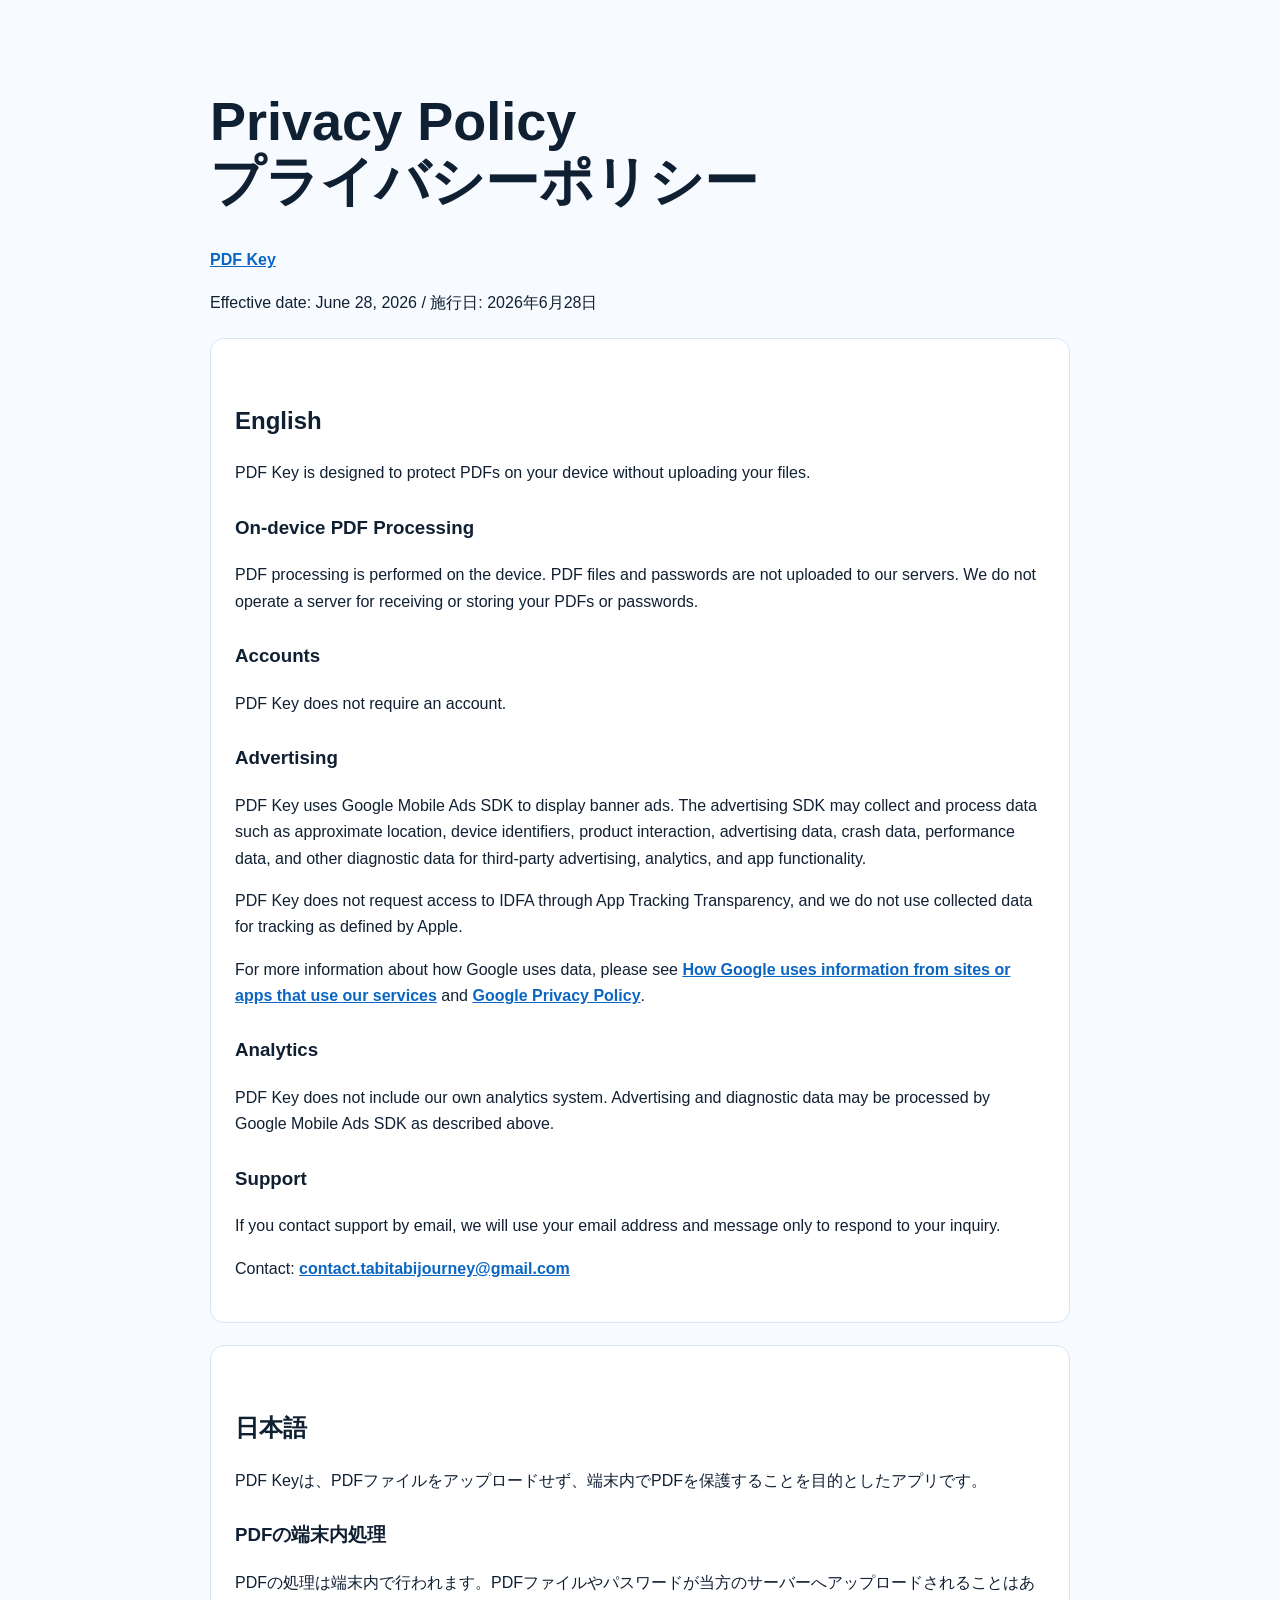
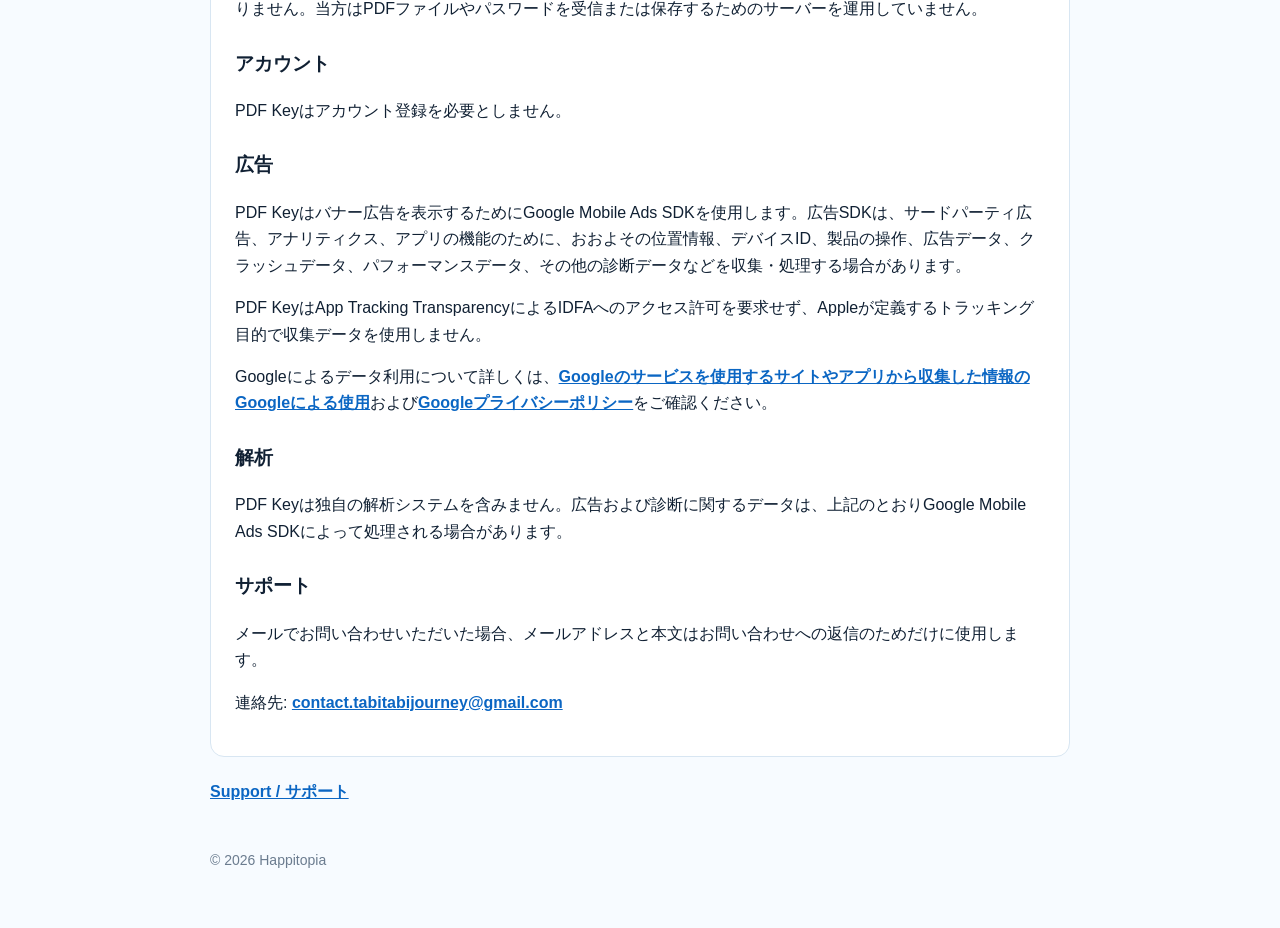
<file: privacy.html>
<!doctype html>
<html lang="en">
<head>
  <meta charset="utf-8">
  <meta name="viewport" content="width=device-width, initial-scale=1">
  <title>PDF Key Privacy Policy / プライバシーポリシー</title>
  <style>
    body { margin: 0; font-family: -apple-system, BlinkMacSystemFont, "Segoe UI", sans-serif; color: #102033; background: #f7fbff; line-height: 1.65; }
    main { max-width: 860px; margin: 0 auto; padding: 56px 22px; }
    h1 { font-size: clamp(32px, 6vw, 54px); line-height: 1.1; }
    h2 { margin-top: 38px; }
    h3 { margin-top: 26px; }
    .card { background: #fff; border: 1px solid #d8e6f2; border-radius: 14px; padding: 24px; margin: 22px 0; }
    a { color: #0b66c3; font-weight: 600; }
    footer { margin-top: 44px; color: #6b7c8f; font-size: 14px; }
  </style>
</head>
<body>
<main>
  <h1>Privacy Policy<br>プライバシーポリシー</h1>
  <p><a href="index.html">PDF Key</a></p>
  <p>Effective date: June 28, 2026 / 施行日: 2026年6月28日</p>

  <section class="card">
    <h2>English</h2>
    <p>PDF Key is designed to protect PDFs on your device without uploading your files.</p>

    <h3>On-device PDF Processing</h3>
    <p>PDF processing is performed on the device. PDF files and passwords are not uploaded to our servers. We do not operate a server for receiving or storing your PDFs or passwords.</p>

    <h3>Accounts</h3>
    <p>PDF Key does not require an account.</p>

    <h3>Advertising</h3>
    <p>PDF Key uses Google Mobile Ads SDK to display banner ads. The advertising SDK may collect and process data such as approximate location, device identifiers, product interaction, advertising data, crash data, performance data, and other diagnostic data for third-party advertising, analytics, and app functionality.</p>
    <p>PDF Key does not request access to IDFA through App Tracking Transparency, and we do not use collected data for tracking as defined by Apple.</p>
    <p>For more information about how Google uses data, please see <a href="https://policies.google.com/technologies/partner-sites">How Google uses information from sites or apps that use our services</a> and <a href="https://policies.google.com/privacy">Google Privacy Policy</a>.</p>

    <h3>Analytics</h3>
    <p>PDF Key does not include our own analytics system. Advertising and diagnostic data may be processed by Google Mobile Ads SDK as described above.</p>

    <h3>Support</h3>
    <p>If you contact support by email, we will use your email address and message only to respond to your inquiry.</p>
    <p>Contact: <a href="mailto:contact.tabitabijourney@gmail.com">contact.tabitabijourney@gmail.com</a></p>
  </section>

  <section class="card">
    <h2>日本語</h2>
    <p>PDF Keyは、PDFファイルをアップロードせず、端末内でPDFを保護することを目的としたアプリです。</p>

    <h3>PDFの端末内処理</h3>
    <p>PDFの処理は端末内で行われます。PDFファイルやパスワードが当方のサーバーへアップロードされることはありません。当方はPDFファイルやパスワードを受信または保存するためのサーバーを運用していません。</p>

    <h3>アカウント</h3>
    <p>PDF Keyはアカウント登録を必要としません。</p>

    <h3>広告</h3>
    <p>PDF Keyはバナー広告を表示するためにGoogle Mobile Ads SDKを使用します。広告SDKは、サードパーティ広告、アナリティクス、アプリの機能のために、おおよその位置情報、デバイスID、製品の操作、広告データ、クラッシュデータ、パフォーマンスデータ、その他の診断データなどを収集・処理する場合があります。</p>
    <p>PDF KeyはApp Tracking TransparencyによるIDFAへのアクセス許可を要求せず、Appleが定義するトラッキング目的で収集データを使用しません。</p>
    <p>Googleによるデータ利用について詳しくは、<a href="https://policies.google.com/technologies/partner-sites">Googleのサービスを使用するサイトやアプリから収集した情報のGoogleによる使用</a>および<a href="https://policies.google.com/privacy">Googleプライバシーポリシー</a>をご確認ください。</p>

    <h3>解析</h3>
    <p>PDF Keyは独自の解析システムを含みません。広告および診断に関するデータは、上記のとおりGoogle Mobile Ads SDKによって処理される場合があります。</p>

    <h3>サポート</h3>
    <p>メールでお問い合わせいただいた場合、メールアドレスと本文はお問い合わせへの返信のためだけに使用します。</p>
    <p>連絡先: <a href="mailto:contact.tabitabijourney@gmail.com">contact.tabitabijourney@gmail.com</a></p>
  </section>

  <p><a href="support.html">Support / サポート</a></p>
  <footer>© 2026 Happitopia</footer>
</main>
</body>
</html>
</file>
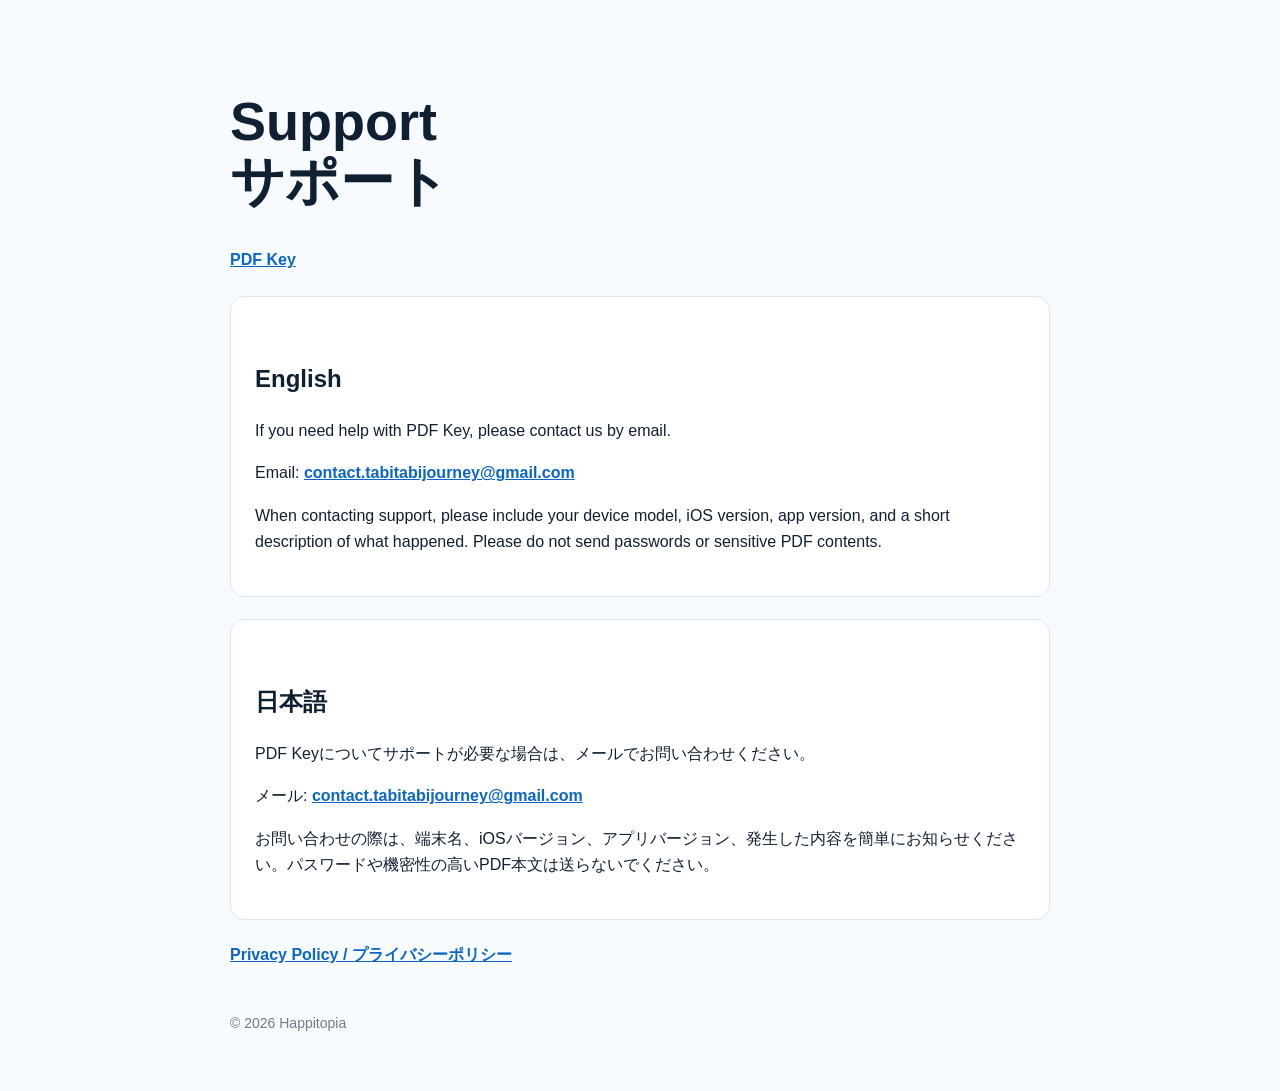
<file: support.html>
<!doctype html>
<html lang="en">
<head>
  <meta charset="utf-8">
  <meta name="viewport" content="width=device-width, initial-scale=1">
  <title>PDF Key Support / サポート</title>
  <style>
    body { margin: 0; font-family: -apple-system, BlinkMacSystemFont, "Segoe UI", sans-serif; color: #102033; background: #f7fbff; line-height: 1.65; }
    main { max-width: 820px; margin: 0 auto; padding: 56px 22px; }
    h1 { font-size: clamp(32px, 6vw, 54px); line-height: 1.1; }
    h2 { margin-top: 38px; }
    .card { background: #fff; border: 1px solid #d8e6f2; border-radius: 14px; padding: 24px; margin: 22px 0; }
    a { color: #0b66c3; font-weight: 600; }
    footer { margin-top: 44px; color: #6b7c8f; font-size: 14px; }
  </style>
</head>
<body>
<main>
  <h1>Support<br>サポート</h1>
  <p><a href="index.html">PDF Key</a></p>

  <section class="card">
    <h2>English</h2>
    <p>If you need help with PDF Key, please contact us by email.</p>
    <p>Email: <a href="mailto:contact.tabitabijourney@gmail.com">contact.tabitabijourney@gmail.com</a></p>
    <p>When contacting support, please include your device model, iOS version, app version, and a short description of what happened. Please do not send passwords or sensitive PDF contents.</p>
  </section>

  <section class="card">
    <h2>日本語</h2>
    <p>PDF Keyについてサポートが必要な場合は、メールでお問い合わせください。</p>
    <p>メール: <a href="mailto:contact.tabitabijourney@gmail.com">contact.tabitabijourney@gmail.com</a></p>
    <p>お問い合わせの際は、端末名、iOSバージョン、アプリバージョン、発生した内容を簡単にお知らせください。パスワードや機密性の高いPDF本文は送らないでください。</p>
  </section>

  <p><a href="privacy.html">Privacy Policy / プライバシーポリシー</a></p>
  <footer>© 2026 Happitopia</footer>
</main>
</body>
</html>
</file>
